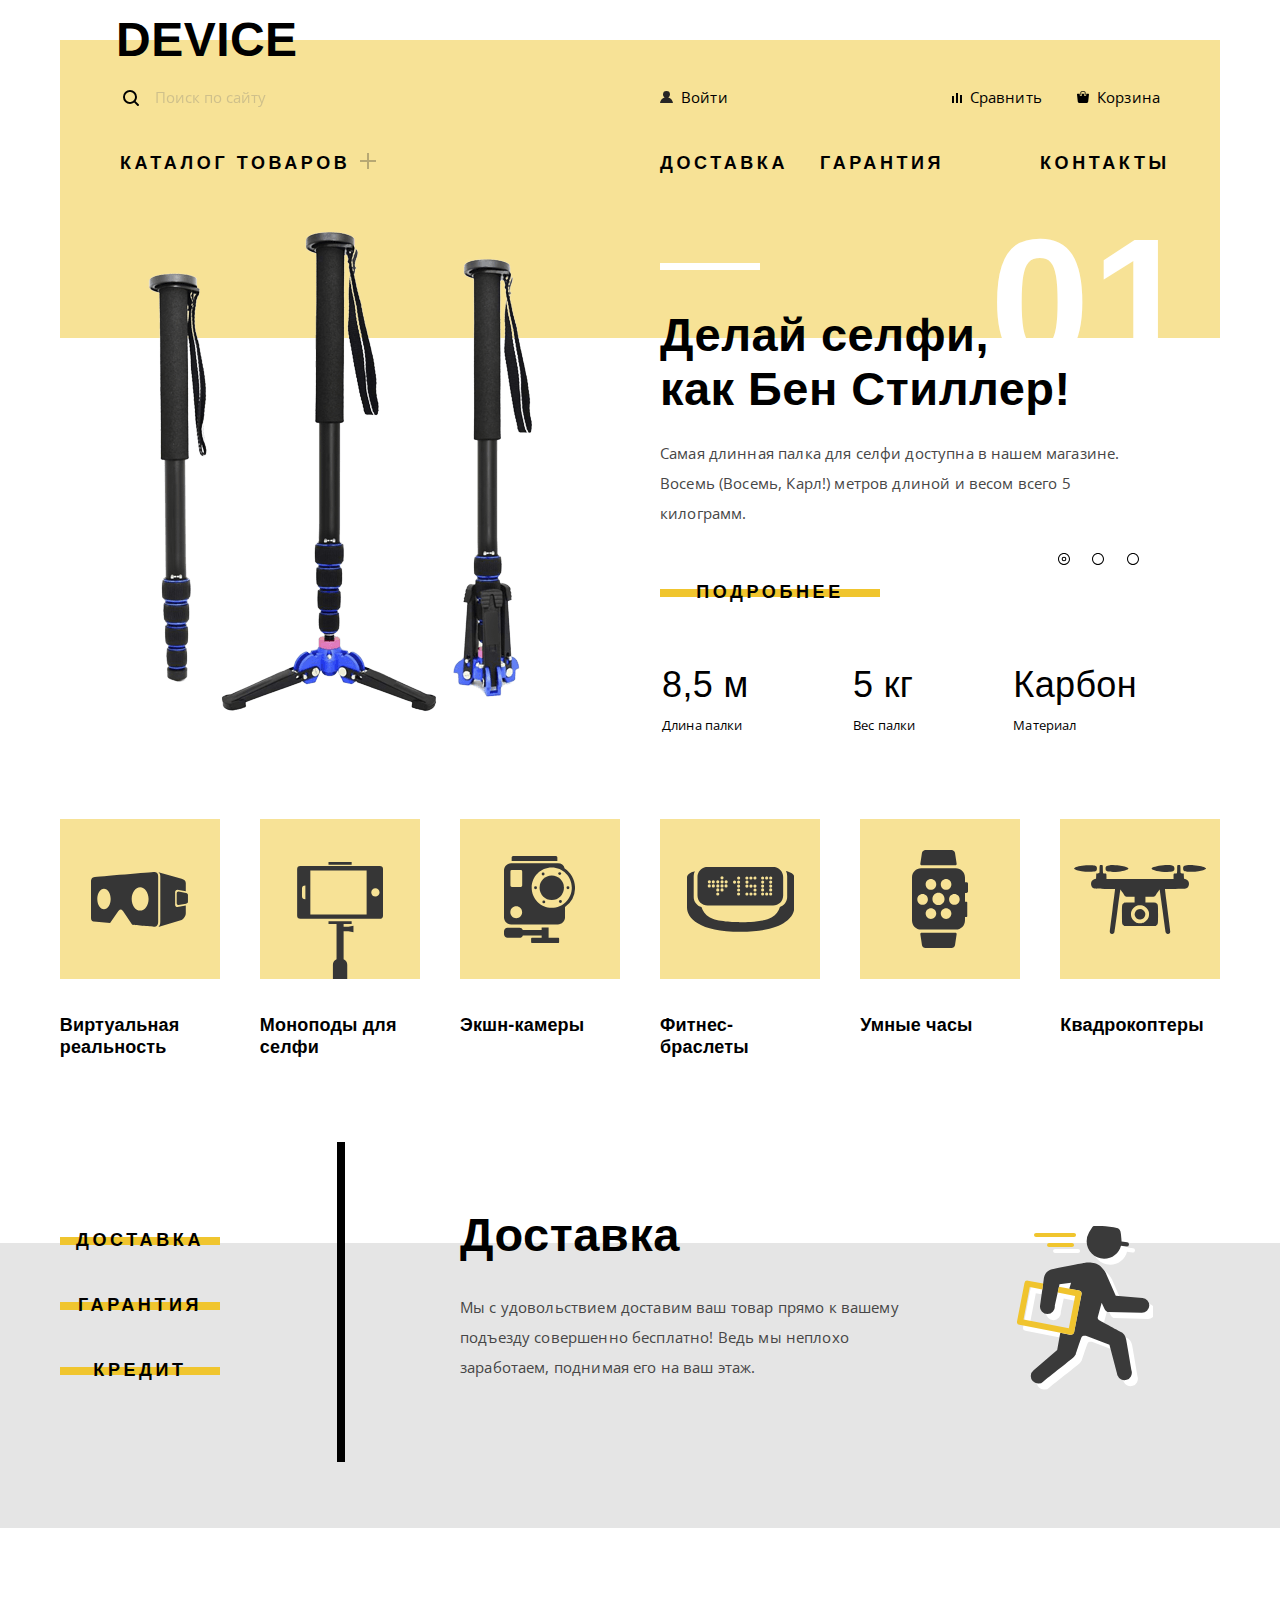
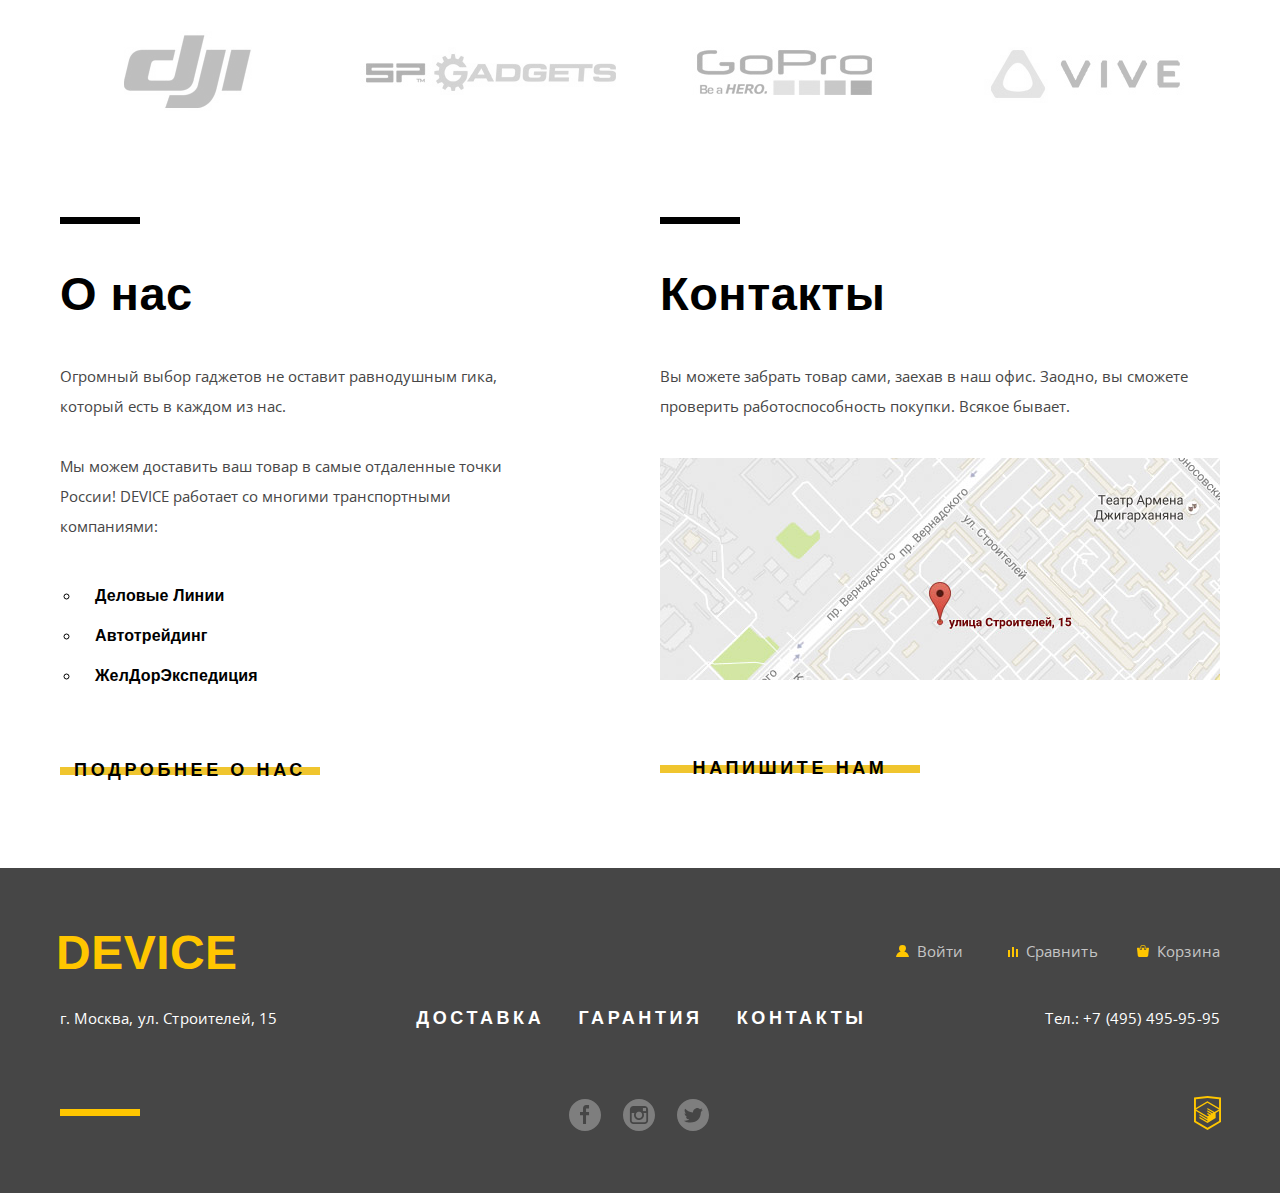
<file: index.html>
<!DOCTYPE html>
<html lang="ru">
  <head>
    <meta charset="utf-8">
    <title>HTML Academy: Девайс</title>
    <link href="https://fonts.googleapis.com/css?family=Open+Sans:300,400,500&amp;subset=cyrillic" rel="stylesheet">
    <link rel="stylesheet" href="css/normalize.css">
    <link rel="stylesheet" href="css/style.min.css">
  </head>
  <body>
    <header class="main-header">
      <div class="container">
        <a href="#" class="logo">Device</a>
        <div class="wrap-user-menu">
          <form class="find-form" name="find-form" method="post" action="https://echo.htmlacademy.ru">
            <label for="search" class="visually-hidden">Поиск по сайту</label>
            <svg xmlns="http://www.w3.org/2000/svg" width="16" height="16" viewBox="0 0 16 16"><path d="M15.7 14.3l-3.104-3.104A6.979 6.979 0 0 0 14 7a7 7 0 1 0-7 7 6.963 6.963 0 0 0 4.193-1.404L14.3 15.7c.185.184.38.3.7.3a1 1 0 0 0 1-1 .93.93 0 0 0-.3-.7zM2 7c0-2.762 2.238-5 5-5s5 2.238 5 5-2.238 5-5 5-5-2.238-5-5z"/></svg>
            <input class="search-string" type="text" name="search" id="search" placeholder="Поиск по сайту">
            <button class="btn-search" type="submit" value="search">Найти</button>
          </form>
          <section class="user-menu">
            <a href="#" class="enter"><svg xmlns="http://www.w3.org/2000/svg" width="13" height="12" viewBox="0 0 13 12"><path fill="#272525" d="M.032 12h12.937c-.163-2.643-2.074-4.837-4.671-5.543a3.47 3.47 0 0 0 1.687-2.972 3.485 3.485 0 0 0-6.97 0c0 1.264.68 2.361 1.688 2.972C2.106 7.163.194 9.357.032 12z"/></svg>Войти</a>
            <a href="#" class="compare"><svg xmlns="http://www.w3.org/2000/svg" width="10" height="10" viewBox="0 0 10 10"><path d="M8 2h1.984v8H8zM0 3h1.984v7H0zM4 0h2v10H4z"/></svg>Сравнить</a>
            <a href="#" class="cart"><svg xmlns="http://www.w3.org/2000/svg" width="12" height="12" viewBox="0 0 12 12"><path d="M11.864 3.017a.429.429 0 0 0-.327-.154H9.225V4.09c0 .563-.484 1.022-1.08 1.022-.594 0-1.078-.458-1.078-1.022V2.863H4.909V4.09c0 .563-.485 1.022-1.08 1.022-.595 0-1.078-.458-1.078-1.022V2.863H.438a.43.43 0 0 0-.327.154.472.472 0 0 0-.108.358l.776 7.134c.015.806.642 1.455 1.411 1.455h7.595c.77 0 1.396-.649 1.411-1.455l.776-7.134a.476.476 0 0 0-.108-.358z"/><path d="M3.829 4.499c.239 0 .433-.184.433-.409V1.84c0-.632.672-1.022 1.295-1.022h1.079c.655 0 1.078.401 1.078 1.022v2.25c0 .225.194.409.431.409.239 0 .433-.184.433-.409V1.84C8.577.773 7.761 0 6.636 0H5.557c-1.19 0-2.159.826-2.159 1.84v2.25c0 .225.194.409.431.409z"/></svg>Корзина</a>
          </section>
        </div>
        <nav>
          <ul class="main-nav">
            <li class="catalog">
              <a class="catalog-link" href="#">Каталог товаров<svg xmlns="http://www.w3.org/2000/svg" width="16" height="16" viewBox="0 0 16 16"><path fill="#272525" d="M16 7H9V0H7v7H0v2h7v7h2V9h7z"/></svg></a>
              <ul class="drop-down-menu">
                <li>
                  <ul class="column-menu">
                    <li><a href="#">Виртуальная реальность</a></li>
                    <li><a href="catalog.html">Моноподы для селфи</a></li>
                    <li><a href="#">Экшн-камеры</a></li>
                  </ul>
                </li>
                <li>
                  <ul class="column-menu">
                    <li><a href="#">Фитнес-браслеты</a></li>
                    <li><a href="#">Умные часы</a></li>
                  </ul>
                </li>
                <li>
                  <ul class="column-menu">
                    <li><a href="#">Квадрокоптеры</a></li>
                  </ul>
                </li>
              </ul>
            </li>
            <li class="delivery"><a href="#">Доставка</a></li>
            <li class="warranty"><a href="#">Гарантия</a></li>
            <li class="contacts"><a href="#">Контакты</a></li>
          </ul>
        </nav>
      </div>
    </header>
    <main class="main-block">
      <section class="products-slider">
        <h2 class="visually-hidden">Слайдер с популярными товарами</h2>
        <input class="radio-1" type="radio" id="radio-1" name="toggle" checked>
        <input class="radio-2" type="radio" id="radio-2" name="toggle">
        <input class="radio-3" type="radio" id="radio-3" name="toggle">
        <div class="slider-controls">
          <label for="radio-1" class="radio-btn">Выбор первого слайда</label>
          <label for="radio-2" class="radio-btn">Выбор второго слайда</label>
          <label for="radio-3" class="radio-btn">Выбор третьего слайда</label>
        </div>
        <div class="slide first-slide">
          <span class="slide-number">01</span>
          <div class="img-container">
            <img src="img/slider-1.png" alt="Самая длинная селфи палка" width="384" height="486">
          </div>
          <div class="wrap-content">
            <h2>Делай селфи,<br> как Бен Стиллер!</h2>
            <p>
              Самая длинная палка для селфи доступна в нашем магазине. Восемь (Восемь, Карл!) метров длиной и весом всего 5 килограмм.
            </p>
            <a href="#" class="btn">Подробнее</a>
            <table class="features-item">
              <tr>
                <th>8,5 м</th>
                <th>5 кг</th>
                <th>Карбон</th>
              </tr>
              <tr>
                <td>Длина палки</td>
                <td>Вес палки</td>
                <td>Материал</td>
              </tr>
            </table>
          </div>
        </div>
        <div class="slide second-slide">
          <span class="slide-number">02</span>
          <div class="img-container">
            <img src="img/slider-2.png" alt="Смарт часы с контролем потребления пищи" width="345" height="485">
          </div>
          <div class="wrap-content">
            <h2>Худеем<br>правильно!</h2>
            <p>
              Мотивирующие фитнес-браслеты помогут найти в себе силы не пропускать занятия и соблюдать диету.
            </p>
            <a href="#" class="btn">Подробнее</a>
            <table class="features-item">
              <tr>
                <th>48 часов</th>
              </tr>
              <tr>
                <td>Без подзарядки</td>
              </tr>
            </table>
          </div>
        </div>
        <div class="slide third-slide">
          <span class="slide-number">03</span>
          <div class="img-container">
            <img src="img/slider-3.png" alt="Квадрокоптер с лазерной пушкой" width="526" height="334">
          </div>
          <div class="wrap-content">
            <h2>Порхает как бабочка, жалит как пчела!</h2>
            <p>
              Этот обычный, на первый взгляд, квадрокоптер оснащен мощным лазером, замаскированным под стандартную камеру.
            </p>
            <a href="#" class="btn">Подробнее</a>
            <table class="features-item">
              <tr>
                <th>800 м</th>
                <th>50 м</th>
              </tr>
              <tr>
                <td>Дальность полета</td>
                <td>Радиус поражения</td>
              </tr>
            </table>
          </div>
        </div>
      </section>
      <section class="popular">
        <h2 class="visually-hidden">Группы популярных товаров</h2>
        <ul class="popular-icon">
          <li><a class="item virt-real" href="#">Виртуальная реальность</a></li>
          <li><a class="item monopods" href="catalog.html">Моноподы для селфи</a></li>
          <li><a class="item action-cam" href="#">Экшн-камеры</a></li>
          <li><a class="item fit-brac" href="#">Фитнес-браслеты</a></li>
          <li><a class="item smart-watch" href="#">Умные часы</a></li>
          <li><a class="item quadrocopt" href="#">Квадрокоптеры</a></li>
        </ul>
      </section>
      <div class="back-container">
        <section class="advantages">
          <h2 class="visually-hidden">Наши преимущества</h2>
          <input class="adv-radio-1" type="radio" id="slide-radio-1" name="slide-toggle" checked>
          <input class="adv-radio-2" type="radio" id="slide-radio-2" name="slide-toggle">
          <input class="adv-radio-3" type="radio" id="slide-radio-3" name="slide-toggle">
          <ul class="slide-toggle">
            <li><label class="btn" for="slide-radio-1">Доставка</label></li>
            <li><label class="btn" for="slide-radio-2">Гарантия</label></li>
            <li><label class="btn" for="slide-radio-3">Кредит</label></li>
          </ul>
          <div class="advanteges-slider">
            <div class="slide shipping-slide">
              <h2>Доставка</h2>
              <p>
                Мы с удовольствием доставим ваш товар прямо к вашему подъезду совершенно бесплатно! Ведь мы неплохо заработаем, поднимая его на ваш этаж.
              </p>
            </div>
            <div class="slide warranty-slide">
              <h2>Гарантия</h2>
              <p>
                Если из-за возгорания купленного у нас товара у вас сгорит дом — не переживайте, мы выдадим вам новый.<br> Товар, не дом, конечно же.
              </p>
            </div>
            <div class="slide credit-slide">
              <h2>Кредит</h2>
              <p>
                Залезть в долговую яму стало проще! Кредитные консультанты подберут для вас наиболее выгодные условия кредита. Выгодные для нашего банка, разумеется.
              </p>
            </div>
          </div>
        </section>
      </div>
      <section class="logotypes">
        <h2 class="visually-hidden">Производители товаров</h2>
        <a href="#"><img src="img/logo-1.jpg" alt="Переход на сайт компании DJI" width="260" height="100"></a>
        <a href="#"><img src="img/logo-2.jpg" alt="Переход на сайт компании SP Gadgets" width="260" height="100"></a>
        <a href="#"><img src="img/logo-3.jpg" alt="Переход на сайт компании GoPro" width="260" height="100"></a>
        <a href="#"><img src="img/logo-4.jpg" alt="Переход на сайт компании VIVE" width="260" height="100"></a>
      </section>
      <div class="wrap-info-contact">
        <section class="info">
          <h2>О нас</h2>
          <p>
            Огромный выбор гаджетов не оставит равнодушным гика, который есть в каждом из нас.
          </p>
          <p>
            Мы можем доставить ваш товар в самые отдаленные точки России! DEVICE работает со многими транспортными компаниями:
          </p>
          <ul class="delivery-service">
            <li>Деловые Линии</li>
            <li>Автотрейдинг</li>
            <li>ЖелДорЭкспедиция</li>
          </ul>
          <a href="#" class="btn">Подробнее о нас</a>
        </section>
        <section class="contact">
          <h2>Контакты</h2>
          <p>
            Вы можете забрать товар сами, заехав в наш офис. Заодно, вы сможете проверить работоспособность покупки. Всякое бывает.
          </p>
          <a class="map-link" href="https://yandex.ru/maps/-/CBUffFwuXB"><img src="img/map.jpg" alt="Открыть карту" width="560" height="222"></a>
          <a href="writeus.html" class="btn write-us-btn">Напишите нам</a>
        </section>
      </div>
    </main>
    <footer class="main-footer">
      <div class="container">
        <div class="footer-top">
          <p>
            <a href="index.html" class="logo logo-footer">Device</a>
          </p>
          <section class="footer-user-menu">
            <a href="#" class="enter"><svg xmlns="http://www.w3.org/2000/svg" width="13" height="12" viewBox="0 0 13 12"><path fill="#272525" d="M.032 12h12.937c-.163-2.643-2.074-4.837-4.671-5.543a3.47 3.47 0 0 0 1.687-2.972 3.485 3.485 0 0 0-6.97 0c0 1.264.68 2.361 1.688 2.972C2.106 7.163.194 9.357.032 12z"/></svg>Войти</a>
            <a href="#" class="compare"><svg xmlns="http://www.w3.org/2000/svg" width="10" height="10" viewBox="0 0 10 10"><path d="M8 2h1.984v8H8zM0 3h1.984v7H0zM4 0h2v10H4z"/></svg>Сравнить</a>
            <a href="#" class="cart"><svg xmlns="http://www.w3.org/2000/svg" width="12" height="12" viewBox="0 0 12 12"><path d="M11.864 3.017a.429.429 0 0 0-.327-.154H9.225V4.09c0 .563-.484 1.022-1.08 1.022-.594 0-1.078-.458-1.078-1.022V2.863H4.909V4.09c0 .563-.485 1.022-1.08 1.022-.595 0-1.078-.458-1.078-1.022V2.863H.438a.43.43 0 0 0-.327.154.472.472 0 0 0-.108.358l.776 7.134c.015.806.642 1.455 1.411 1.455h7.595c.77 0 1.396-.649 1.411-1.455l.776-7.134a.476.476 0 0 0-.108-.358z"/><path d="M3.829 4.499c.239 0 .433-.184.433-.409V1.84c0-.632.672-1.022 1.295-1.022h1.079c.655 0 1.078.401 1.078 1.022v2.25c0 .225.194.409.431.409.239 0 .433-.184.433-.409V1.84C8.577.773 7.761 0 6.636 0H5.557c-1.19 0-2.159.826-2.159 1.84v2.25c0 .225.194.409.431.409z"/></svg>Корзина</a>
          </section>
        </div>
        <div class="footer-middle">
          <p>г. Москва, ул. Строителей, 15</p>
          <ul class="footer-info">
            <li><a href="#">Доставка</a></li>
            <li><a href="#">Гарантия</a></li>
            <li><a href="#">Контакты</a></li>
          </ul>
          <p>Тел.: +7 (495) 495-95-95</p>
        </div>
        <div class="footer-bottom">
          <ul class="footer-social">
            <li>
              <a class="social-btn social-btn-fb" href="https://facebook.com">Фейсбук</a>
            </li>
            <li>
              <a class="social-btn social-btn-inst" href="https://instagram.com">Инстаграм</a>
            </li>
            <li>
              <a class="social-btn social-btn-twit" href="https://twitter.com">Твиттер</a>
            </li>
          </ul>
          <a class="htmlacademy-link" href="https://htmlacademy.ru/intensive/htmlcss">Базовый интенсив htmlacademy</a>
        </div>
      </div>
    </footer>
    <section class="modal modal-write-us">
      <h2 class="visually-hidden">Форма обратной связи</h2>
      <form name="write-us" method="post" action="https://echo.htmlacademy.ru">
        <div class="write-us-container">
          <p>
            <label for="write-us-first-name">Ваше имя:</label>
            <input class="form-field" type="text" name="first-name" id="write-us-first-name" placeholder="Представьтесь, пожалуйста">
          </p>
          <p>
            <label for="write-us-email">Ваш e-mail:</label>
            <input class="form-field email" type="email" name="email" id="write-us-email" placeholder="Для отправки ответа">
          </p>
        </div>
        <p>
          <label for="write-us-lettet">Текст письма:</label>
          <textarea class="text-area" name="letter" id="write-us-lettet" cols="30" rows="10" placeholder="В свободной форме"></textarea>
        </p>
        <button class="btn popup-form-btn" type="submit" value="send">Отправить</button>
        <button type="button" class="modal-close">Закрыть</button>
      </form>
    </section>
    <section class="modal modal-map">
      <h2 class="visually-hidden">Как до нас добраться</h2>
      <iframe src="https://yandex.ru/map-widget/v1/-/CBUbEOW4wB" width="960" height="560"></iframe>
      <button class="modal-close" type="button">Закрыть</button>
    </section>
    <script src="js/popup.min.js"></script>
  </body>
</html>
</file>
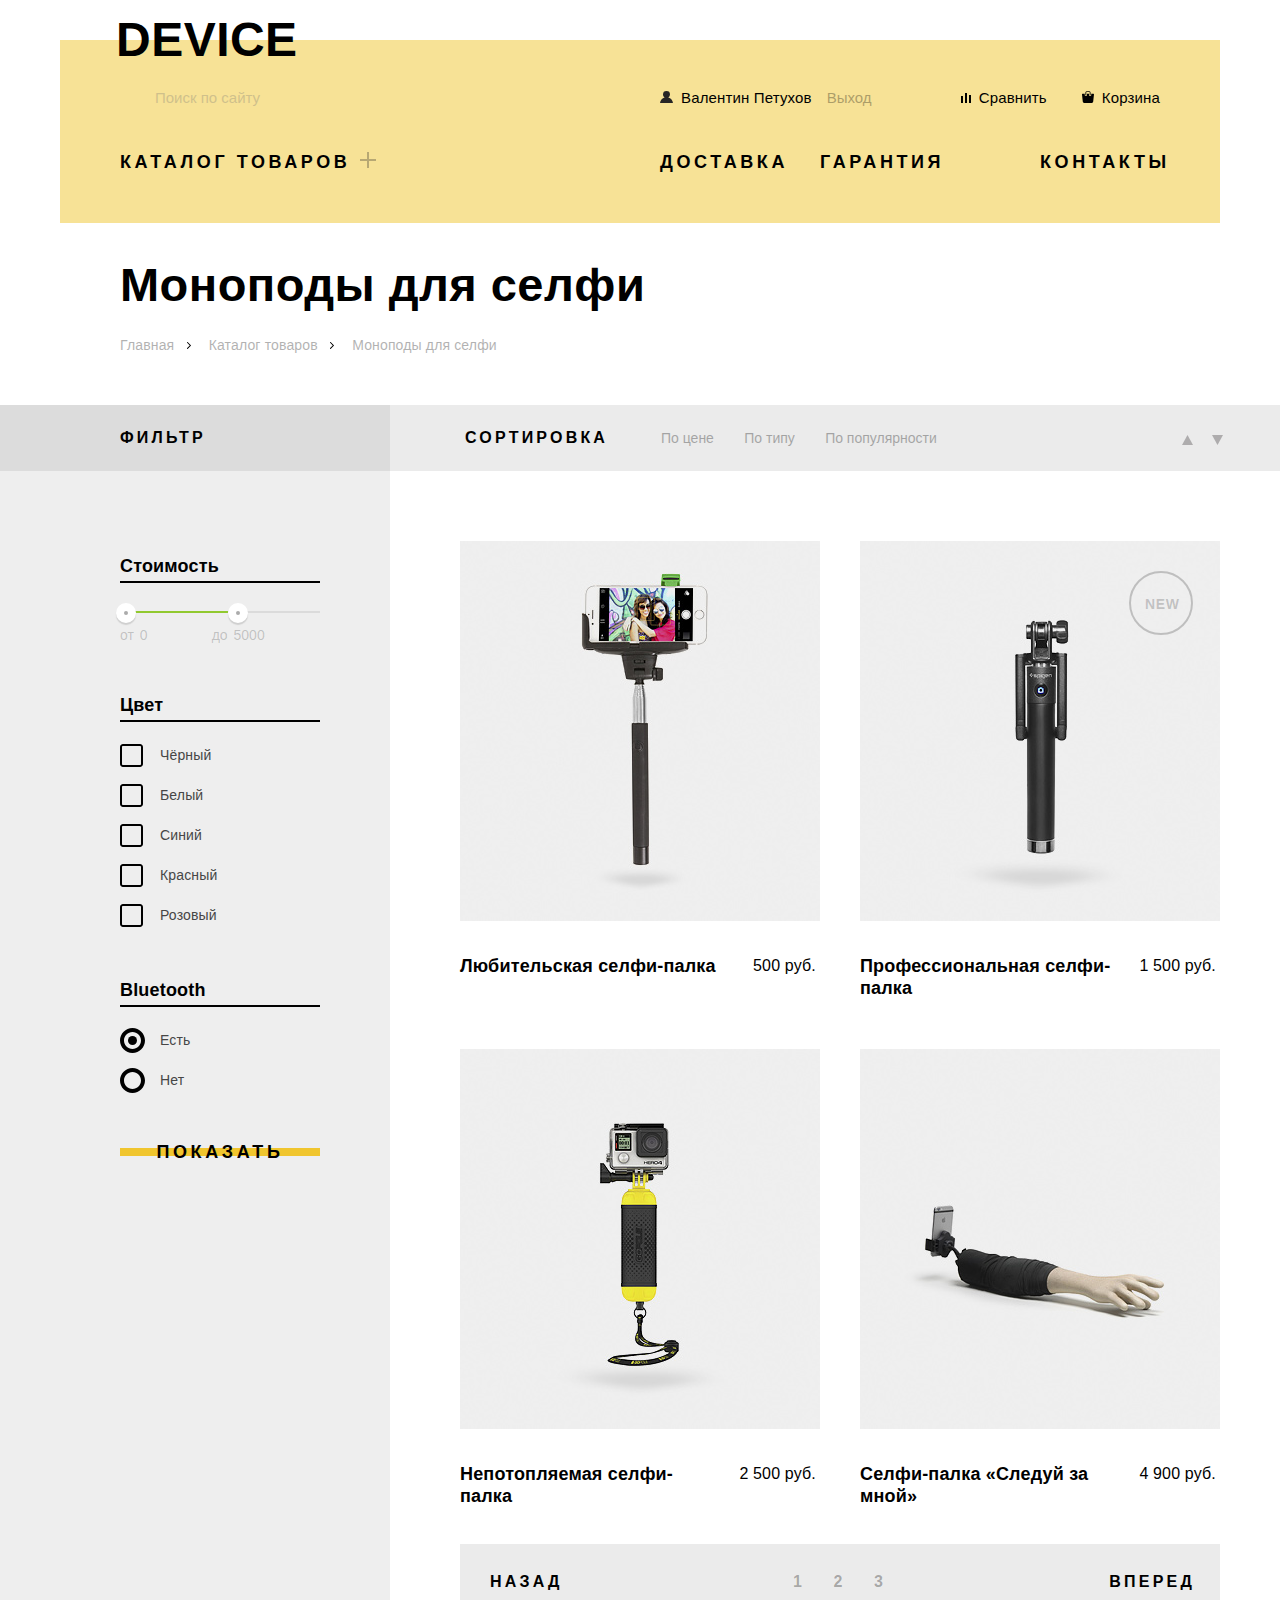
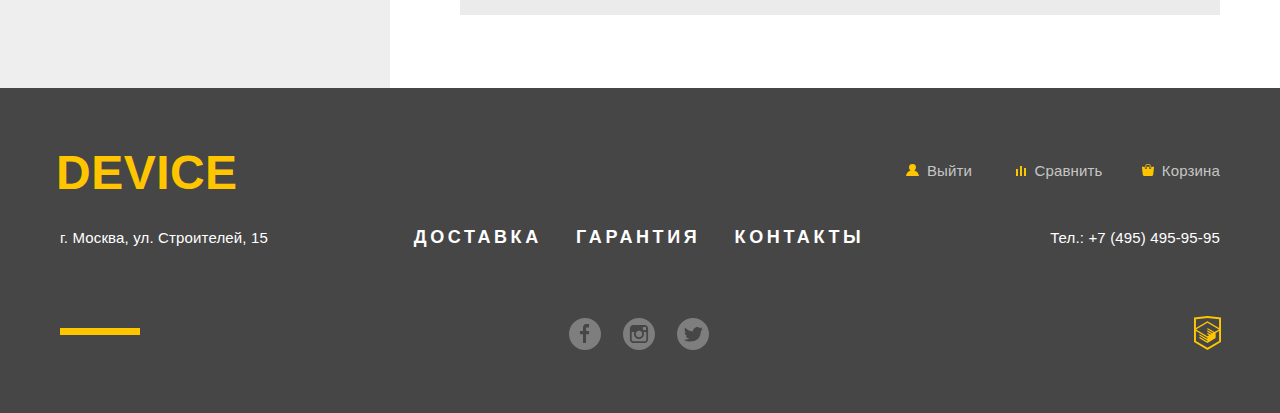
<file: catalog.html>
<!DOCTYPE html>
<html lang="en">
  <head>
    <meta charset="UTF-8">
    <title>Каталог товаров</title>
    <link rel="stylesheet" href="css/normalize.css">
    <link rel="stylesheet" href="css/style.min.css">
  </head>
  <body>
    <header class="main-header">
      <div class="container">
        <a href="index.html" class="logo">Device</a>
        <div class="wrap-background">
          <div class="wrap-user-menu">
            <form name="find-form" method="post" action="https://echo.htmlacademy.ru">
              <label for="search" class="visually-hidden">Поиск по сайту</label>
              <input class="search-string" type="text" id="search" placeholder="Поиск по сайту">
              <button class="btn-search" type="submit" value="search">Найти</button>
            </form>
            <section class="user-menu">
              <a href="profile.html" class="enter"><svg xmlns="http://www.w3.org/2000/svg" width="13" height="12" viewBox="0 0 13 12"><path fill="#272525" d="M.032 12h12.937c-.163-2.643-2.074-4.837-4.671-5.543a3.47 3.47 0 0 0 1.687-2.972 3.485 3.485 0 0 0-6.97 0c0 1.264.68 2.361 1.688 2.972C2.106 7.163.194 9.357.032 12z"/></svg>Валентин Петухов</a>
              <button class="btn-exit" type="submit" value="sign-out">Выход</button>
              <a href="#" class="compare"><svg xmlns="http://www.w3.org/2000/svg" width="10" height="10" viewBox="0 0 10 10"><path d="M8 2h1.984v8H8zM0 3h1.984v7H0zM4 0h2v10H4z"/></svg>Сравнить</a>
              <a href="#" class="cart"><svg xmlns="http://www.w3.org/2000/svg" width="12" height="12" viewBox="0 0 12 12"><path d="M11.864 3.017a.429.429 0 0 0-.327-.154H9.225V4.09c0 .563-.484 1.022-1.08 1.022-.594 0-1.078-.458-1.078-1.022V2.863H4.909V4.09c0 .563-.485 1.022-1.08 1.022-.595 0-1.078-.458-1.078-1.022V2.863H.438a.43.43 0 0 0-.327.154.472.472 0 0 0-.108.358l.776 7.134c.015.806.642 1.455 1.411 1.455h7.595c.77 0 1.396-.649 1.411-1.455l.776-7.134a.476.476 0 0 0-.108-.358z"/><path d="M3.829 4.499c.239 0 .433-.184.433-.409V1.84c0-.632.672-1.022 1.295-1.022h1.079c.655 0 1.078.401 1.078 1.022v2.25c0 .225.194.409.431.409.239 0 .433-.184.433-.409V1.84C8.577.773 7.761 0 6.636 0H5.557c-1.19 0-2.159.826-2.159 1.84v2.25c0 .225.194.409.431.409z"/></svg>Корзина</a>
            </section>
          </div>
          <nav>
            <ul class="main-nav">
              <li class="catalog">
                <a class="catalog-link" href="#">Каталог товаров<svg xmlns="http://www.w3.org/2000/svg" width="16" height="16" viewBox="0 0 16 16"><path fill="#272525" d="M16 7H9V0H7v7H0v2h7v7h2V9h7z"/></svg></a>
                <ul class="drop-down-menu">
                  <li>
                    <ul class="column-menu">
                      <li><a href="#">Виртуальная реальность</a></li>
                      <li><a href="catalog.html">Моноподы для селфи</a></li>
                      <li><a href="#">Экшн-камеры</a></li>
                    </ul>
                  </li>
                  <li>
                    <ul class="column-menu">
                      <li><a href="#">Фитнес-браслеты</a></li>
                      <li><a href="#">Умные часы</a></li>
                    </ul>
                  </li>
                  <li>
                    <ul class="column-menu">
                      <li><a href="#">Квадрокоптеры</a></li>
                    </ul>
                  </li>
                </ul>
              </li>
              <li class="delivery"><a href="#">Доставка</a></li>
              <li class="warranty"><a href="#">Гарантия</a></li>
              <li class="contacts"><a href="#">Контакты</a></li>
            </ul>
          </nav>
        </div>
      </div>
    </header>
    <main class="main-block main-container">
      <div class="title">
        <h2 class="title-monopods">Моноподы для селфи</h2>
        <ul class="breadcrumbs">
          <li><a href="index.html">Главная</a></li>
          <li><a href="#">Каталог товаров</a></li>
          <li><a>Моноподы для селфи</a></li>
        </ul>
      </div>
      <div class="sort-container">
        <span>Фильтр</span>
        <section class="sort">
          <h3>Сортировка</h3>
          <ul class="sort-list">
            <li>
              <a href="#" class="by-price">По цене</a>
            </li>
            <li>
              <a href="#" class="by-type">По типу</a>
            </li>
            <li>
              <a href="#" class="by-popularity">По популярности</a>
            </li>
          </ul>
          <ul class="additional-sort-list">
            <li>
              <a href="#" class="triangle ascending">Возрастание</a>
            </li>
            <li>
              <a href="#" class="triangle descending">Убывание</a>
            </li>
          </ul>
        </section>
      </div>
      <div class="catalog-container">
        <aside class="filter">
          <h3 class="visually-hidden">Фильтр</h3>
          <form class="filter-form" method="post" action="https://echo.htmlacademy.ru">
            <fieldset class="choice-cost">
              <legend>Стоимость</legend>
              <div class="range-cost">
                <div class="range-controls">
                  <div class="scale">
                    <div class="toggle min-toggle"></div>
                    <div class="toggle max-toggle"></div>
                  </div>
                </div>
                <div class="price-control">
                  <label>от
                    <input class="min-price" name="min-price" type="text" value="0">
                  </label>
                  <label>до
                    <input class="max-price" name="max-price" type="text" value="5000">
                  </label>
                </div>
              </div>
            </fieldset>
            <fieldset class="choice-of-color">
              <legend>Цвет</legend>
              <label class="color-checkbox" for="black">
                <input class="visually-hidden" type="checkbox" name="color" id="black">
                <span class="checkbox-indicator"></span>
                Чёрный
              </label>
              <label class="color-checkbox" for="white">
                <input class="visually-hidden" type="checkbox" name="color" id="white">
                <span class="checkbox-indicator"></span>
                Белый
              </label>
              <label class="color-checkbox" for="blue">
                <input class="visually-hidden" type="checkbox" name="color" id="blue">
                <span class="checkbox-indicator"></span>
                Синий
              </label>
              <label class="color-checkbox" for="red">
                <input class="visually-hidden" type="checkbox" name="color" id="red">
                <span class="checkbox-indicator"></span>
                Красный
              </label>
              <label class="color-checkbox" for="pink">
                <input class="visually-hidden" type="checkbox" name="color" id="pink">
                <span class="checkbox-indicator"></span>
                Розовый
              </label>
            </fieldset>
            <fieldset class="choice-bluetooth">
              <legend>Bluetooth</legend>
              <label class="bluetooth-radio" for="bluetooth-on">
                <input class="visually-hidden" type="radio" name="bluetooth" id="bluetooth-on" value="blue-on" checked>
                <span class="radio-indicator"></span>
                Есть
              </label>
              <label class="bluetooth-radio">
                <input class="visually-hidden" type="radio" name="bluetooth" id="bluetooth-off"  value="blue-off">
                <span class="radio-indicator"></span>
                Нет
              </label>
            </fieldset>
            <button class="btn form-btn" type="submit"><span>Показать</span></button>
          </form>
        </aside>
        <div class="product-container">
          <section class="product">
            <h2 class="visually-hidden">Выбор селфи-палки</h2>
            <article class="product-item">
              <a class="product-link" href="#"><img src="img/item-1.jpg" alt="Селфи-палка для любителя" width="360" height="380"></a>
              <div class="product-hidden-link">
                <a class="btn" href="#">В корзину</a>
                <a class="link-to-compare" href="#">Добавить к сравнению</a>
              </div>
              <div class="cost-block">
                <a href="fan.html"><h1>Любительская селфи-палка</h1></a>
                <span class="cost">500 руб.</span>
              </div>
            </article>
            <article class="product-item">
              <a class="product-link" href="#"><img src="img/item-2.jpg" alt="Селфи-палка для профессионала" width="360" height="380"></a>
              <div class="product-hidden-link">
                <a class="btn" href="#">В корзину</a>
                <a class="link-to-compare" href="#">Добавить к сравнению</a>
              </div>
              <div class="cost-block">
                <a href="prof.html"><h1>Профессиональная селфи-палка </h1></a>
                <span class="cost">1 500 руб.</span>
              </div>
            </article>
            <article class="product-item">
              <a class="product-link" href="#"><img src="img/item-3.jpg" alt="Селфи-палка, которая не тонет" width="360" height="380"></a>
              <div class="product-hidden-link">
                <a class="btn" href="#">В корзину</a>
                <a class="link-to-compare" href="#">Добавить к сравнению</a>
              </div>
              <div class="cost-block">
                <a href="swim.html"><h1>Непотопляемая селфи-палка</h1></a>
                <span class="cost">2 500 руб.</span>
              </div>
            </article>
            <article class="product-item">
              <a class="product-link" href="#"><img src="img/item-4.jpg" alt="Лучшая селфи-палка - топовая селфи-палка" width="360" height="380"></a>
              <div class="product-hidden-link">
                <a class="btn" href="#">В корзину</a>
                <a class="link-to-compare" href="#">Добавить к сравнению</a>
              </div>
              <div class="cost-block">
                <a href="follow"><h1>Селфи-палка «Следуй за мной»</h1></a>
                <span class="cost">4 900 руб.</span>
              </div>
            </article>
          </section>
          <ul class="navigation">
            <li><a href="#">Назад</a></li>
            <li>
              <ol class="number-list">
                <li><a href="#">1</a></li>
                <li><a href="#">2</a></li>
                <li><a href="#">3</a></li>
              </ol>
            </li>
            <li><a href="#">Вперед</a></li>
          </ul>
        </div>
      </div>
    </main>
    <footer class="main-footer">
      <div class="container">
        <div class="footer-top">
          <p>
            <a href="index.html" class="logo logo-footer">Device</a>
          </p>
          <section class="footer-user-menu">
            <a href="#" class="enter"><svg xmlns="http://www.w3.org/2000/svg" width="13" height="12" viewBox="0 0 13 12"><path fill="#272525" d="M.032 12h12.937c-.163-2.643-2.074-4.837-4.671-5.543a3.47 3.47 0 0 0 1.687-2.972 3.485 3.485 0 0 0-6.97 0c0 1.264.68 2.361 1.688 2.972C2.106 7.163.194 9.357.032 12z"/></svg>Выйти</a>
            <a href="#" class="compare"><svg xmlns="http://www.w3.org/2000/svg" width="10" height="10" viewBox="0 0 10 10"><path d="M8 2h1.984v8H8zM0 3h1.984v7H0zM4 0h2v10H4z"/></svg>Сравнить</a>
            <a href="#" class="cart"><svg xmlns="http://www.w3.org/2000/svg" width="12" height="12" viewBox="0 0 12 12"><path d="M11.864 3.017a.429.429 0 0 0-.327-.154H9.225V4.09c0 .563-.484 1.022-1.08 1.022-.594 0-1.078-.458-1.078-1.022V2.863H4.909V4.09c0 .563-.485 1.022-1.08 1.022-.595 0-1.078-.458-1.078-1.022V2.863H.438a.43.43 0 0 0-.327.154.472.472 0 0 0-.108.358l.776 7.134c.015.806.642 1.455 1.411 1.455h7.595c.77 0 1.396-.649 1.411-1.455l.776-7.134a.476.476 0 0 0-.108-.358z"/><path d="M3.829 4.499c.239 0 .433-.184.433-.409V1.84c0-.632.672-1.022 1.295-1.022h1.079c.655 0 1.078.401 1.078 1.022v2.25c0 .225.194.409.431.409.239 0 .433-.184.433-.409V1.84C8.577.773 7.761 0 6.636 0H5.557c-1.19 0-2.159.826-2.159 1.84v2.25c0 .225.194.409.431.409z"/></svg>Корзина</a>
          </section>
        </div>
        <div class="footer-middle">
          <p>г. Москва, ул. Строителей, 15</p>
          <ul class="footer-info">
            <li><a href="#">Доставка</a></li>
            <li><a href="#">Гарантия</a></li>
            <li><a href="#">Контакты</a></li>
          </ul>
          <p>Тел.: +7 (495) 495-95-95</p>
        </div>
        <div class="footer-bottom">
          <ul class="footer-social">
            <li>
              <a class="social-btn social-btn-fb" href="https://facebook.com">Фейсбук</a>
            </li>
            <li>
              <a class="social-btn social-btn-inst" href="https://instagram.com">Инстаграм</a>
            </li>
            <li>
              <a class="social-btn social-btn-twit" href="https://twitter.com">Твиттер</a>
            </li>
          </ul>
          <a class="htmlacademy-link" href="https://htmlacademy.ru/intensive/htmlcss">Базовый интенсив htmlacademy</a>
        </div>
      </div>
    </footer>
  </body>
</html>
</file>
<file: css/style.min.css>
*,::before,::after{-webkit-box-sizing:inherit;box-sizing:inherit}html{-webkit-box-sizing:border-box;box-sizing:border-box}body{font-family:"Open Sans","Tahoma",sans-serif;font-size:15px;font-weight:400;line-height:30px;min-width:1200px;margin:0;padding:0;letter-spacing:.01em;color:#464646;background-color:#fff}a{text-decoration:none}img{max-width:100%;height:auto}.visually-hidden{position:absolute;overflow:hidden;clip:rect(0 0 0 0);width:1px;height:1px;margin:-1px;padding:0;white-space:nowrap;border:0;-webkit-clip-path:inset(100%);clip-path:inset(100%)}.products-slider h2,.advanteges-slider h2,.info h2,.contact h2,.title-monopods{font-family:"Gilroy","Tahoma",sans-serif;font-size:47px;font-weight:700;line-height:54px;margin:0;padding:0;letter-spacing:.01em;color:#000}.filter h3,.sort h3,.sort-container span{font-family:"Gilroy","Tahoma",sans-serif;font-size:16px;font-weight:700;line-height:20px;margin:0;padding:0;letter-spacing:.2em;text-transform:uppercase;color:#000}.main-nav,.drop-down-menu,.popular-icon,.slide-toggle,.footer-info,.footer-social,.breadcrumbs,.sort-list,.additional-sort-list,.drop-down-menu ul,.navigation,.delivery-service{margin:0;padding:0;list-style:none}.main-header .container{width:1160px;margin:0 auto;padding:0 60px;background-image:-webkit-linear-gradient(#fff 40px,#f7e296 40px);background-image:-o-linear-gradient(#fff 40px,#f7e296 40px);background-image:linear-gradient(#fff 40px,#f7e296 40px)}.logo{font-family:"Gilroy","Tahoma",sans-serif;font-size:48px;font-weight:700;line-height:56px;display:inline-block;margin-top:12px;margin-bottom:5px;margin-left:-4px;padding:0;vertical-align:baseline;letter-spacing:.01em;text-transform:uppercase;color:#000}.search-string{font-family:"Open Sans","Tahoma",sans-serif;font-size:15px;font-weight:400;line-height:30px;position:relative;width:350px;height:48px;margin:0;padding:0;padding-left:35px;opacity:.3;color:#000;border:0;border-top:2px solid #f7e296;border-bottom:2px solid #f7e296;outline:0;background-color:#f7e296}.btn-search{display:none;width:85px;min-height:48px;margin-left:-4px;padding:0;cursor:pointer;color:#000;border:2px solid #000;outline:0;background-color:#f7e296}.search-string:hover{opacity:.6}.search-string:focus{opacity:1;border-bottom-color:#000}.search-string:focus~.btn-search{display:inline-block;vertical-align:bottom}.btn-search:hover{color:#fff;background-color:#000}.btn-search:active{display:inline-block;color:rgba(255,255,255,.3)}.find-form{position:relative}.find-form svg{position:absolute;z-index:2;top:35%;left:3px}.wrap-user-menu{display:-webkit-box;display:-ms-flexbox;display:flex;width:1040px;margin:0;margin-bottom:27px;padding:0;-webkit-box-pack:justify;-ms-flex-pack:justify;justify-content:space-between;-webkit-box-align:baseline;-ms-flex-align:baseline;align-items:baseline}.user-menu svg{margin-right:8px}.user-menu{display:-webkit-box;display:-ms-flexbox;display:flex;width:500px}.compare{margin-right:35px;margin-left:auto}.main-nav{display:-webkit-box;display:-ms-flexbox;display:flex;width:1040px;margin:0 auto;padding:0;padding-bottom:45px;-webkit-box-pack:justify;-ms-flex-pack:justify;justify-content:space-between}.main-nav a,.footer-info a,.popular-icon a,.btn{font-family:"Gilroy","Tahoma",sans-serif;font-size:18px;font-weight:700;line-height:22px;letter-spacing:.2em;text-transform:uppercase;color:#000}.main-nav .catalog{position:relative;width:540px}.catalog svg{margin-left:10px}.main-nav .delivery{width:160px}.main-nav .warranty{width:220px}.main-nav .contacts{width:120px}.main-nav a:hover{color:rgba(0,0,0,.6)}.main-nav a:active{color:rgba(0,0,0,.3)}.user-menu a:hover{opacity:.6}.user-menu a:active{opacity:.3}.drop-down-menu{position:absolute;z-index:1;top:25px;left:-60px;display:none;width:1160px;padding-top:25px;padding-right:60px;padding-bottom:20px;padding-left:60px;background-color:#f7e296}.catalog-link:hover~.drop-down-menu{z-index:3;display:inline-block}.catalog-link svg{opacity:.3}.drop-down-menu:hover{z-index:3;display:inline-block}.drop-down-menu>li{display:inline-block;vertical-align:baseline}.drop-down-menu ul{display:inline-block;min-width:200px;max-width:300px;padding-right:40px;vertical-align:top}.back-container{z-index:1;width:100%;background-image:-webkit-linear-gradient(#fff 160px,#e5e5e5 160px);background-image:-o-linear-gradient(#fff 160px,#e5e5e5 160px);background-image:linear-gradient(#fff 160px,#e5e5e5 160px)}.main-block p{margin:0;padding:0}.title-monopods{margin-bottom:18px}.main-block .catalog-container{display:-webkit-box;display:-ms-flexbox;display:flex;min-width:1200px;margin:0 auto;background-image:-webkit-linear-gradient(left,#eee 50%,#fff 50%);background-image:-o-linear-gradient(left,#eee 50%,#fff 50%);background-image:-webkit-gradient(linear,left top,right top,color-stop(50%,#eee),color-stop(50%,#fff));background-image:linear-gradient(to right,#eee 50%,#fff 50%);-webkit-box-pack:center;-ms-flex-pack:center;justify-content:center}.title{width:1200px;margin:0 auto;margin-top:35px;padding:0 20px;padding-left:80px}.filter{padding-right:70px;padding-left:80px}.filter-form{width:200px;margin-top:85px}.filter-form legend{font-family:"Gilroy","Tahoma",sans-serif;font-size:18px;font-weight:700;line-height:20px;margin-bottom:20px;letter-spacing:.01em;color:#000}.choice-of-color label,.choice-bluetooth label{display:inline-block;width:100%;vertical-align:baseline}.filter-form fieldset{position:relative;margin:0;margin-top:45px;padding:0;border:0}.range-controls .scale{position:relative;height:2px;margin-top:15px;margin-bottom:7px;background-image:-webkit-linear-gradient(left,#91c92f 54%,#dbdbdb 54%);background-image:-o-linear-gradient(left,#91c92f 54%,#dbdbdb 54%);background-image:-webkit-gradient(linear,left top,right top,color-stop(54%,#91c92f),color-stop(54%,#dbdbdb));background-image:linear-gradient(to right,#91c92f 54%,#dbdbdb 54%)}.range-controls .toggle{position:absolute;top:-8px;left:-4px;-webkit-box-sizing:content-box;box-sizing:content-box;width:4px;height:4px;cursor:pointer;border:8px solid #fff;border-radius:50%;background-color:#ababab;-webkit-box-shadow:0 2px 1px 0 #cfcfcf;box-shadow:0 2px 1px 0 #cfcfcf}.range-controls .toggle:active{top:-9px;border-width:9px}.choice-cost label{font-family:"Gilroy","Tahoma",sans-serif;font-size:14px;font-weight:400;line-height:22.27px;letter-spacing:0;color:rgba(0,0,0,.2)}.range-controls .max-toggle{left:54%}.price-control input[type=text]{width:70px;color:rgba(0,0,0,.2);border:0;outline:0;background-color:#eee}.filter-form fieldset:before{font-family:"Gilroy","Tahoma",sans-serif;font-size:14px;font-weight:400;line-height:22.27px;position:absolute;top:-15px;left:0;width:100%;height:2px;content:"";letter-spacing:0;background-color:#000}.filter-form input[type=checkbox]:focus+.checkbox-indicator,.filter-form input[type=radio]:focus+.radio-indicator{opacity:.6}.filter-form input[type=checkbox]:hover+.checkbox-indicator,.filter-form input[type=radio]:hover+.radio-indicator{opacity:.6}.filter-form input[type=checkbox]:active+.checkbox-indicator{opacity:1;background:url(../img/checkbox-on.svg) no-repeat left}.filter-form input[type=checkbox]:active:checked+.checkbox-indicator{opacity:1;background:url(../img/checkbox-off.svg) no-repeat left}.filter-form input[type=radio]:active+.radio-indicator{opacity:1;background:url(../img/radio-on.svg) no-repeat left}.filter-form input[type=radio]:active:checked+.radio-indicator{opacity:1;background:url(../img/radio-off.svg) no-repeat left}.color-checkbox,.bluetooth-radio{font-size:14px;line-height:40px;position:relative;padding-left:40px;cursor:pointer}.color-checkbox input[type=checkbox]+.checkbox-indicator{position:absolute;top:7px;left:0;width:27px;height:27px;background:url(../img/checkbox-off.svg) no-repeat left}.color-checkbox input[type=checkbox]:checked+.checkbox-indicator{background:url(../img/checkbox-on.svg) no-repeat left}.bluetooth-radio input[type=radio]+.radio-indicator{position:absolute;top:7px;left:0;width:27px;height:27px;background:url(../img/radio-off.svg) no-repeat left}.bluetooth-radio input[type=radio]:checked+.radio-indicator{background:url(../img/radio-on.svg) no-repeat left}.catalog-container .product-container{display:-webkit-box;display:-ms-flexbox;display:flex;flex-direction:column;-webkit-box-sizing:content-box;box-sizing:content-box;width:800px;padding-left:50px;background-color:#fff;-webkit-box-orient:vertical;-webkit-box-direction:normal;-ms-flex-direction:column;-webkit-box-align:center;-ms-flex-align:center;align-items:center}.product{display:-webkit-box;display:-ms-flexbox;display:flex;width:760px;margin-top:55px;margin-bottom:2px;padding:0 20px;-ms-flex-wrap:wrap;flex-wrap:wrap;-webkit-box-pack:justify;-ms-flex-pack:justify;justify-content:space-between}.product .product-item{position:relative;width:360px;margin-top:15px;margin-bottom:35px}.product .product-item:nth-child(3)::before{font-family:"Gilroy","Tahoma",sans-serif;font-size:14px;font-weight:700;line-height:17px;position:absolute;top:55px;right:15px;width:60px;height:60px;content:"new";vertical-align:middle;letter-spacing:.05em;text-transform:uppercase;color:rgba(0,0,0,.2)}.product .product-item:nth-child(3)::after{position:absolute;top:30px;right:27px;width:60px;height:60px;content:"";opacity:.2;border:2px solid #000;border-radius:50%}.product-item h1{font-family:"Gilroy","Tahoma",sans-serif;font-size:18px;font-weight:700;line-height:22px;display:inline-block;width:260px;margin:0;vertical-align:top;letter-spacing:.01em;color:#000}.product-item .cost-block{display:-webkit-box;display:-ms-flexbox;display:flex}.product-item .cost{font-family:"Gilroy","Tahoma",sans-serif;font-size:16px;line-height:22px;display:inline-block;width:100px;margin-left:-4.04px;text-align:right;vertical-align:top;letter-spacing:.01em;color:#000}.product-item .product-link{display:block;width:360px;height:380px;margin-bottom:34px}.product-item .product-link::before{position:absolute;top:0;left:0;width:360px;height:380px;content:"";background-color:transparent}.product-item .product-link:hover::before{background-color:rgba(238,238,238,.7)}.product-hidden-link::before{position:absolute;z-index:-1;top:-180px;left:-80px;width:360px;height:380px;content:"";background-color:rgba(238,238,238,.7)}.product-link:hover+.product-hidden-link{display:block}.product-item .product-hidden-link{position:absolute;z-index:2;top:180px;left:50%;display:none;width:200px;margin-left:-100px;text-align:center}.product-item .product-hidden-link:hover{display:block}.product-hidden-link .btn{display:block;-webkit-box-sizing:border-box;box-sizing:border-box}.product-hidden-link .btn:active{color:(0,0,0,.3)}.product-hidden-link .btn::before{position:absolute;z-index:-1;left:0;width:200px;height:8px;content:"";-webkit-transition:all .3s ease-out;-o-transition:all .3s ease-out;transition:all .3s ease-out;background-color:#f0c52e}.product-hidden-link .link-to-compare{font-size:13px;line-height:36px;color:rgba(0,0,0,.5)}.product-hidden-link .link-to-compare:hover{color:#000}.product-hidden-link .link-to-compare:active{color:rgba(0,0,0,.2)}.navigation{display:-webkit-box;display:-ms-flexbox;display:flex;width:760px;margin-bottom:73px;text-align:center;background-color:#ebebeb;-webkit-box-pack:justify;-ms-flex-pack:justify;justify-content:space-between}.navigation li{display:inline-block;vertical-align:baseline}.navigation a{font-family:"Gilroy","Tahoma",sans-serif;font-size:16px;font-weight:700;line-height:16px;display:inline-block;padding:30px 25px 25px 30px;vertical-align:baseline;letter-spacing:.2em;text-transform:uppercase;color:#000}.navigation a:hover{background-color:#d9d9d9}.navigation a:active{color:rgba(0,0,0,.3)}.number-list{padding-left:12px}.number-list a{padding-right:12px;padding-left:12px;color:rgba(0,0,0,.3)}.number-list a:hover{color:rgba(0,0,0,.6);background-color:#ebebeb}.number-list a:active{color:#000}.products-slider{position:relative;width:1200px;height:531px;margin:0 auto;margin-top:-40px;margin-bottom:105px;padding:0 20px}.products-slider .slider-controls{position:absolute;z-index:3;right:100px;bottom:140px;max-width:200px}.products-slider input[type=radio],.advantages input[type=radio]{display:none}.slider-controls .radio-btn{font-size:0;display:inline-block;width:15px;height:15px;margin-left:15px;cursor:pointer;vertical-align:baseline;background:#fff url(../img/slider-button-empty.svg) no-repeat center bottom}.products-slider .slide{position:absolute;width:1160px;padding-top:45px;background-image:-webkit-linear-gradient(#f7e296 155px,#fff 155px);background-image:-o-linear-gradient(#f7e296 155px,#fff 155px);background-image:linear-gradient(#f7e296 155px,#fff 155px)}.products-slider .slide{display:none}.products-slider .radio-1:checked~.first-slide,.products-slider .radio-2:checked~.second-slide,.products-slider .radio-3:checked~.third-slide{display:-webkit-box;display:-ms-flexbox;display:flex;-webkit-box-pack:justify;-ms-flex-pack:justify;justify-content:space-between}.products-slider .radio-1:checked~.slider-controls label[for=radio-1],.products-slider .radio-2:checked~.slider-controls label[for=radio-2],.products-slider .radio-3:checked~.slider-controls label[for=radio-3]{background:#fff url(../img/slider-button.svg) no-repeat center bottom}.img-container{width:560px}.img-container img{display:block;margin:0 auto}.second-slide img{margin-top:10px}.third-slide img{margin-top:60px}.products-slider .slide-number:before{position:absolute;top:50px;left:-330px;width:100px;height:7px;content:"";background-color:#fff}.slide .wrap-content{z-index:2;display:-webkit-box;display:-ms-flexbox;display:flex;flex-direction:column;width:500px;margin-right:60px;padding-top:80px;-webkit-box-orient:vertical;-webkit-box-direction:normal;-ms-flex-direction:column}.wrap-content h2{margin-bottom:22px}.wrap-content p{margin-bottom:45px}.wrap-content .btn{display:inline-block;margin-bottom:50px;vertical-align:baseline}.features-item th{font-family:"Gilroy","Tahoma",sans-serif;font-size:36px;font-weight:200;line-height:40px;margin:0;padding:0;padding-right:75px;text-align:left;letter-spacing:.01em;color:#000}.features-item th:last-child{padding-right:0}.features-item td{font-size:13px;line-height:20px;margin:0;padding:0;padding-top:8px;text-align:left;vertical-align:bottom;color:#000}.popular{display:-webkit-box;display:-ms-flexbox;display:flex;width:1200px;margin:0 auto;margin-bottom:25px;-webkit-box-align:center;-ms-flex-align:center;align-items:center;-webkit-box-pack:center;-ms-flex-pack:center;justify-content:center}.popular-icon li{position:relative;display:inline-block;width:160px;margin-right:40px;margin-left:-4.05px;padding-top:195px;vertical-align:top}.popular-icon li:first-child{margin-left:0}.popular-icon li:last-child{margin-right:0}.popular-icon .item::before{position:absolute;top:0;left:0;width:160px;height:160px;content:"";background-color:#f0c52e}.popular-icon .item::after{position:absolute;top:0;left:0;width:160px;height:160px;content:"";background:#f7e296 url(../img/popular-1.svg) no-repeat center}.popular-icon .monopods::after{background:#f7e296 url(../img/popular-2.svg) no-repeat center bottom}.popular-icon .action-cam::after{background:#f7e296 url(../img/popular-3.svg) no-repeat center}.popular-icon .fit-brac::after{background:#f7e296 url(../img/popular-4.svg) no-repeat center}.popular-icon .smart-watch::after{background:#f7e296 url(../img/popular-5.svg) no-repeat center}.popular-icon .quadrocopt::after{background:#f7e296 url(../img/popular-6.svg) no-repeat center}.popular-icon .item:hover::after{background-color:transparent}.popular-icon a:active{opacity:.3}.popular-icon .item:active::before{background-color:#f0c52e}.advantages{display:-webkit-box;display:-ms-flexbox;display:flex;width:1200px;min-height:445px;margin:0 auto;margin-bottom:95px;padding:125px 20px}.advanteges-slider{margin-left:120px}.advanteges-slider .slide{position:relative;display:none;width:460px;padding-bottom:20px}.advanteges-slider .slide::after{position:absolute;top:-20px;left:495px;width:260px;height:240px;content:""}.advanteges-slider .shipping-slide::after{background:url(../img/delivery.svg) no-repeat center}.advanteges-slider .warranty-slide::after{background:url(../img/warranty.svg) no-repeat center}.advanteges-slider .credit-slide::after{background:url(../img/credit.svg) no-repeat center}.advanteges-slider h2{margin-bottom:30px}.advanteges-slider .warranty-slide,.advanteges-slider .credit-slide{display:none}.advantages .adv-radio-1:checked~.advanteges-slider .shipping-slide,.advantages .adv-radio-2:checked~.advanteges-slider .warranty-slide,.advantages .adv-radio-3:checked~.advanteges-slider .credit-slide{display:inline-block}.logotypes{display:-webkit-box;display:-ms-flexbox;display:flex;width:1200px;margin:0 auto;margin-bottom:85px;-ms-flex-wrap:wrap;flex-wrap:wrap;-ms-flex-pack:distribute;justify-content:space-around}.logotypes a{display:block}.wrap-info-contact{display:-webkit-box;display:-ms-flexbox;display:flex;width:1200px;margin:0 auto;margin-bottom:77px;padding:0 20px;-webkit-box-pack:justify;-ms-flex-pack:justify;justify-content:space-between;-ms-flex-wrap:wrap;flex-wrap:wrap}.info{position:relative;width:460px;padding-top:50px}.contact{position:relative;width:560px;padding-top:50px}.info h2,.contact h2{margin-bottom:40px}.info p,.contact p{margin-bottom:30px;letter-spacing:0}.info h2::before,.contact h2:before{position:absolute;top:0;left:0;width:80px;height:7px;content:"";background-color:#000}.main-footer .container{display:-webkit-box;display:-ms-flexbox;display:flex;flex-direction:column;width:1200px;min-height:325px;margin:0 auto;padding:0 20px;-webkit-box-orient:vertical;-webkit-box-direction:normal;-ms-flex-direction:column}.footer-top{display:-webkit-box;display:-ms-flexbox;display:flex;padding-top:30px;-webkit-box-pack:justify;-ms-flex-pack:justify;justify-content:space-between;-webkit-box-align:center;-ms-flex-align:center;align-items:center}.footer-middle{display:-webkit-box;display:-ms-flexbox;display:flex;margin-bottom:60px;-webkit-box-pack:justify;-ms-flex-pack:justify;justify-content:space-between;-webkit-box-align:baseline;-ms-flex-align:baseline;align-items:baseline}.footer-middle p{margin:0}.footer-bottom{display:-webkit-box;display:-ms-flexbox;display:flex;width:1160px;margin-left:auto;-webkit-box-pack:justify;-ms-flex-pack:justify;justify-content:space-between}.footer-bottom .htmlacademy-link{font-size:0;position:relative;color:transparent}.footer-bottom .htmlacademy-link::before{position:absolute;top:2px;right:0;width:36px;height:36px;margin-right:-5px;content:"";background:url(../img/logo-html.svg) no-repeat center}.footer-bottom .htmlacademy-link:hover::before{opacity:.6}.footer-bottom .htmlacademy-link:active::before{opacity:.3}.footer-info{max-width:500px;margin-right:10px}.footer-info li{display:inline-block;margin-right:2em;vertical-align:baseline}.footer-user-menu{width:360px;text-align:right}.footer-user-menu .enter{margin-right:40px}.footer-social{display:-webkit-box;display:-ms-flexbox;display:flex;width:240px;-ms-flex-wrap:wrap;flex-wrap:wrap}.footer-bottom::before{position:relative;width:80px;height:7px;margin:auto 0;content:"";background-color:#ffc600}.footer-social li{position:relative}.footer-social .social-btn{font-size:0;position:relative;display:inline-block;-webkit-box-sizing:content-box;box-sizing:content-box;width:32px;height:32px;padding-right:22px;vertical-align:baseline;opacity:.3}.footer-social .social-btn:hover{opacity:.6}.footer-social .social-btn:active{opacity:.1}.footer-social .social-btn-fb::before{position:absolute;top:0;left:50%;width:32px;height:32px;margin-left:-16px;content:"";background:url(../img/fb.svg) no-repeat center}.footer-social .social-btn-inst::before{position:absolute;top:0;left:50%;width:32px;height:32px;margin-left:-16px;content:"";background:url(../img/instagram.svg) no-repeat center}.footer-social .social-btn-twit::before{position:absolute;top:0;left:50%;width:32px;height:32px;margin-left:-16px;content:"";background:url(../img/twitter.svg) no-repeat center}.logo-footer{margin-bottom:7px;color:#ffc600}.logo:hover{opacity:.6}.logo:active{opacity:.3}.user-menu a{color:#000}.user-menu .btn-exit,.footer-user-menu .btn-exit{padding:0;border:0;outline:0;-webkit-box-shadow:none;box-shadow:none}.user-menu .btn-exit{padding-left:15px;opacity:.3;background-color:#f7e296}.user-menu .btn-exit:hover{opacity:1}.user-menu .btn-exit:active{opacity:.6}.footer-user-menu .btn-exit{opacity:.7;color:#fff;background-color:#464646}.footer-user-menu .btn-exit:hover{opacity:1}.footer-user-menu .btn-exit:active{opacity:.3}.column-menu li{margin-bottom:10px}.drop-down-menu a{font-family:"Open Sans","Tahoma",sans-serif;font-size:15px;font-weight:400;line-height:30px;letter-spacing:.01em;text-transform:none}.popular-icon a{display:inline-block;vertical-align:top;letter-spacing:.01em;text-transform:none}.btn{position:relative;display:inline-block;min-height:40px;margin:0;padding:0;padding-top:8px;text-align:center;vertical-align:baseline}.products-slider .btn{width:220px}.slide-toggle{position:relative;z-index:2;display:-webkit-box;display:-ms-flexbox;display:flex;flex-direction:column;width:280px;min-height:172px;-webkit-box-orient:vertical;-webkit-box-direction:normal;-ms-flex-direction:column;-ms-flex-pack:distribute;justify-content:space-around}.slide-toggle::after{position:absolute;right:-5px;bottom:-30%;width:8px;height:320px;content:"";background-color:#000}.slide-toggle .btn{display:-webkit-inline-box;display:-ms-inline-flexbox;display:inline-flex;width:160px;-webkit-box-pack:center;-ms-flex-pack:center;justify-content:center}.slide-toggle .btn:active{color:#f7e184;background-color:#000}.info .btn,.contact .btn{width:260px}.form-btn{width:100%;margin-top:32px;padding-top:0;border:0;outline:0;background-color:transparent;-webkit-box-shadow:none;box-shadow:none}.popup-form-btn{width:200px;padding-top:0;border:0;outline:0;background-color:transparent;-webkit-box-shadow:none;box-shadow:none}.form-btn span{position:relative;top:0;left:0;width:100%;text-align:center}.btn:active{color:rgba(0,0,0,.3)}.slide-toggle .btn:before,.products-slider .btn::before,.info .btn::before,.contact .btn::before,.form-btn::before,.popup-form-btn:before,.product-hidden-link .btn::before{position:absolute;z-index:-1;top:50%;left:0;width:100%;height:8px;content:"";-webkit-transition:all .3s ease-out;-o-transition:all .3s ease-out;transition:all .3s ease-out;-webkit-transform:translateY(-50%);-ms-transform:translateY(-50%);transform:translateY(-50%);background-color:#f0c52e}.form-btn::before{z-index:0}.slide-toggle .btn:hover::before,.products-slider .btn:hover::before,.info .btn:hover::before,.contact .btn:hover::before,.form-btn:hover::before,.product-hidden-link .btn:hover::before,.popup-form-btn:hover::before{height:100%;-webkit-transform:translateY(-50%);-ms-transform:translateY(-50%);transform:translateY(-50%)}.slide-toggle .btn:active::after{position:absolute;bottom:0;left:160px;display:block;width:118px;height:40px;content:" ";text-align:center;background-color:#000}.slide-number{font-family:"Gilroy","Tahoma",sans-serif;font-size:179.2px;font-weight:700;line-height:179.2px;position:absolute;z-index:1;top:30px;right:30px;display:inline-block;width:200px;height:200px;vertical-align:baseline;letter-spacing:.01em;text-transform:uppercase;color:#fff}.logotypes a{-webkit-transition:all .3s ease-out;-o-transition:all .3s ease-out;transition:all .3s ease-out;opacity:.3;-webkit-filter:saturate(0%) grayscale(100%);filter:saturate(0%) grayscale(100%)}.logotypes a:hover{opacity:1;-webkit-filter:saturate(100%);filter:saturate(100%)}.delivery-service{margin-bottom:55px;padding-top:5px;padding-left:20px}.delivery-service li{font-family:"Gilroy","Tahoma",sans-serif;font-size:16px;font-weight:700;line-height:40px;padding-left:15px;list-style:circle;color:#000}.map-link{display:inline-block;margin-bottom:60px;padding-top:7px}.main-footer{background-color:#464646}.main-footer p{color:#fff}.footer-info a{color:#fff}.footer-info a:hover{opacity:.6}.footer-info a:active{opacity:.3}.footer-user-menu a{color:rgba(255,255,255,.7)}.footer-user-menu a:hover{color:#fff}.footer-user-menu a:active{opacity:.3}.footer-user-menu svg{margin-right:5px;opacity:1}.footer-user-menu svg:first-child{margin-right:8px}.footer-user-menu a:hover>svg{opacity:.6}.footer-user-menu path{fill:#ffc600}.sort-container{display:-webkit-box;display:-ms-flexbox;display:flex;background-image:-webkit-linear-gradient(left,#dcdcdc 50%,#ebebeb 50%);background-image:-o-linear-gradient(left,#dcdcdc 50%,#ebebeb 50%);background-image:-webkit-gradient(linear,left top,right top,color-stop(50%,#dcdcdc),color-stop(50%,#ebebeb));background-image:linear-gradient(to right,#dcdcdc 50%,#ebebeb 50%);-webkit-box-pack:center;-ms-flex-pack:center;justify-content:center;-webkit-box-align:center;-ms-flex-align:center;align-items:center}.sort-container span{display:inline-block;width:350px;padding-left:80px;vertical-align:baseline}.conteiner-center{margin:0 auto}.sort{display:-webkit-box;display:-ms-flexbox;display:flex;width:850px;padding-top:18px;padding-bottom:18px;padding-left:75px;background-color:#ebebeb;-webkit-box-align:baseline;-ms-flex-align:baseline;align-items:baseline}.sort h3{width:170px;word-wrap:break-word}.sort-list{width:545px}.sort-list li{display:inline-block;padding-left:26px;vertical-align:top}.sort a{font-size:14px;line-height:18px;letter-spacing:normal;opacity:.3;color:#000}.sort a:hover{opacity:.6}.sort a:active{opacity:1}.additional-sort-list li{display:inline-block;padding-right:12px;vertical-align:baseline}.additional-sort-list .triangle{font-size:0;display:inline-block;width:14px;height:12px;vertical-align:baseline}.additional-sort-list .ascending{background:url(../img/icon-up-dir.svg) no-repeat center}.additional-sort-list .descending{background:url(../img/icon-down-dir.svg) no-repeat center}.breadcrumbs{margin-bottom:45px}.breadcrumbs li{position:relative;display:inline-block;padding-left:30px;vertical-align:baseline}.breadcrumbs li:first-child{padding-left:0}.breadcrumbs li::before{position:absolute;top:0;left:5px;width:10px;height:30px;content:"";background:url(../img/nav-arrow.svg) no-repeat center}.breadcrumbs li:first-child::before{display:none}.breadcrumbs a{font-size:14px;line-height:18px;opacity:.3;color:#000}.breadcrumbs a:hover{opacity:.6}.breadcrumbs a:active{opacity:.1}.modal{position:fixed;z-index:2;top:50%;left:50%;width:960px;height:560px;margin-top:-280px;margin-left:-480px;background-color:#fff;-webkit-box-shadow:0 10px 20px rgba(0,0,0,.2);box-shadow:0 10px 20px rgba(0,0,0,.2)}.modal-write-us{display:none;padding:90px}.modal-write-us .form-field{padding-left:20px}.modal-write-us .text-area{width:780px;height:160px;margin-bottom:15px;padding:0;padding-top:15px;padding-left:20px}.write-us-container{display:-webkit-box;display:-ms-flexbox;display:flex;width:780px;-webkit-box-pack:justify;-ms-flex-pack:justify;justify-content:space-between}.write-us-container p{width:360px}.modal-map{display:none;background-image:url(../img/map-big.jpg)}.modal-close{font-size:0;position:absolute;top:22px;right:22px;width:55px;height:55px;cursor:pointer;border:0;border-radius:50%;outline:0;background-color:rgba(240,197,46,.5)}.modal-close:hover{background-color:#f0c52e}.modal-close:active{background-color:rgba(240,197,46,.3)}.modal-close::before,.modal-close::after{position:absolute;top:50%;left:50%;width:30px;height:2px;margin-left:-15px;content:"";background-color:#fff}.modal-close::before{-webkit-transform:rotate(45deg);-ms-transform:rotate(45deg);transform:rotate(45deg)}.modal-close::after{-webkit-transform:rotate(-45deg);-ms-transform:rotate(-45deg);transform:rotate(-45deg)}.modal-write-us .form-field{width:360px;height:50px}.modal-write-us .form-field,.modal-write-us .text-area{border:2px solid #f2f2f2;outline:0;background-color:#f2f2f2;-webkit-box-shadow:none;box-shadow:none}.modal-write-us .form-field:hover,.modal-write-us .text-area:hover{background-color:#ebebeb}.modal-write-us .form-field:focus,.modal-write-us .text-area:focus{border:2px solid #f7e296;background-color:#fff}.modal-write-us label{font-family:"Gilroy","Tahoma",sans-serif;font-size:18px;font-weight:700;line-height:18px;color:#000}.modal-show{display:block;-webkit-animation:fly 1s ease-in;animation:fly 1s ease-in}.modal-error{-webkit-animation:shake .6s;animation:shake .6s}@-webkit-keyframes fly{0%{-webkit-transform:translateX(-2000px);transform:translateX(-2000px)}70%{-webkit-transform:translateX(30px);transform:translateX(30px)}80%{-webkit-transform:translateX(-20px);-webkit-transform:skewX(10deg);transform:translateX(-20px);transform:skewX(10deg)}90%{-webkit-transform:translateX(-5px);-webkit-transform:skewX(-5deg);transform:translateX(-5px);transform:skewX(-5deg)}to{-webkit-transform:translateX(0);transform:translateX(0)}}@keyframes fly{0%{-webkit-transform:translateX(-2000px);transform:translateX(-2000px)}70%{-webkit-transform:translateX(30px);transform:translateX(30px)}80%{-webkit-transform:translateX(-20px);-webkit-transform:skewX(10deg);transform:translateX(-20px);transform:skewX(10deg)}90%{-webkit-transform:translateX(-5px);-webkit-transform:skewX(-5deg);transform:translateX(-5px);transform:skewX(-5deg)}to{-webkit-transform:translateX(0);transform:translateX(0)}}@-webkit-keyframes shake{0%,to{-webkit-transform:translateX(0);transform:translateX(0)}10%,30%,50%,70%,90%{-webkit-transform:translateX(-10px);transform:translateX(-10px)}20%,40%,60%,80%{-webkit-transform:translateX(10px);transform:translateX(10px)}}@keyframes shake{0%,to{-webkit-transform:translateX(0);transform:translateX(0)}10%,30%,50%,70%,90%{-webkit-transform:translateX(-10px);transform:translateX(-10px)}20%,40%,60%,80%{-webkit-transform:translateX(10px);transform:translateX(10px)}}
</file>
